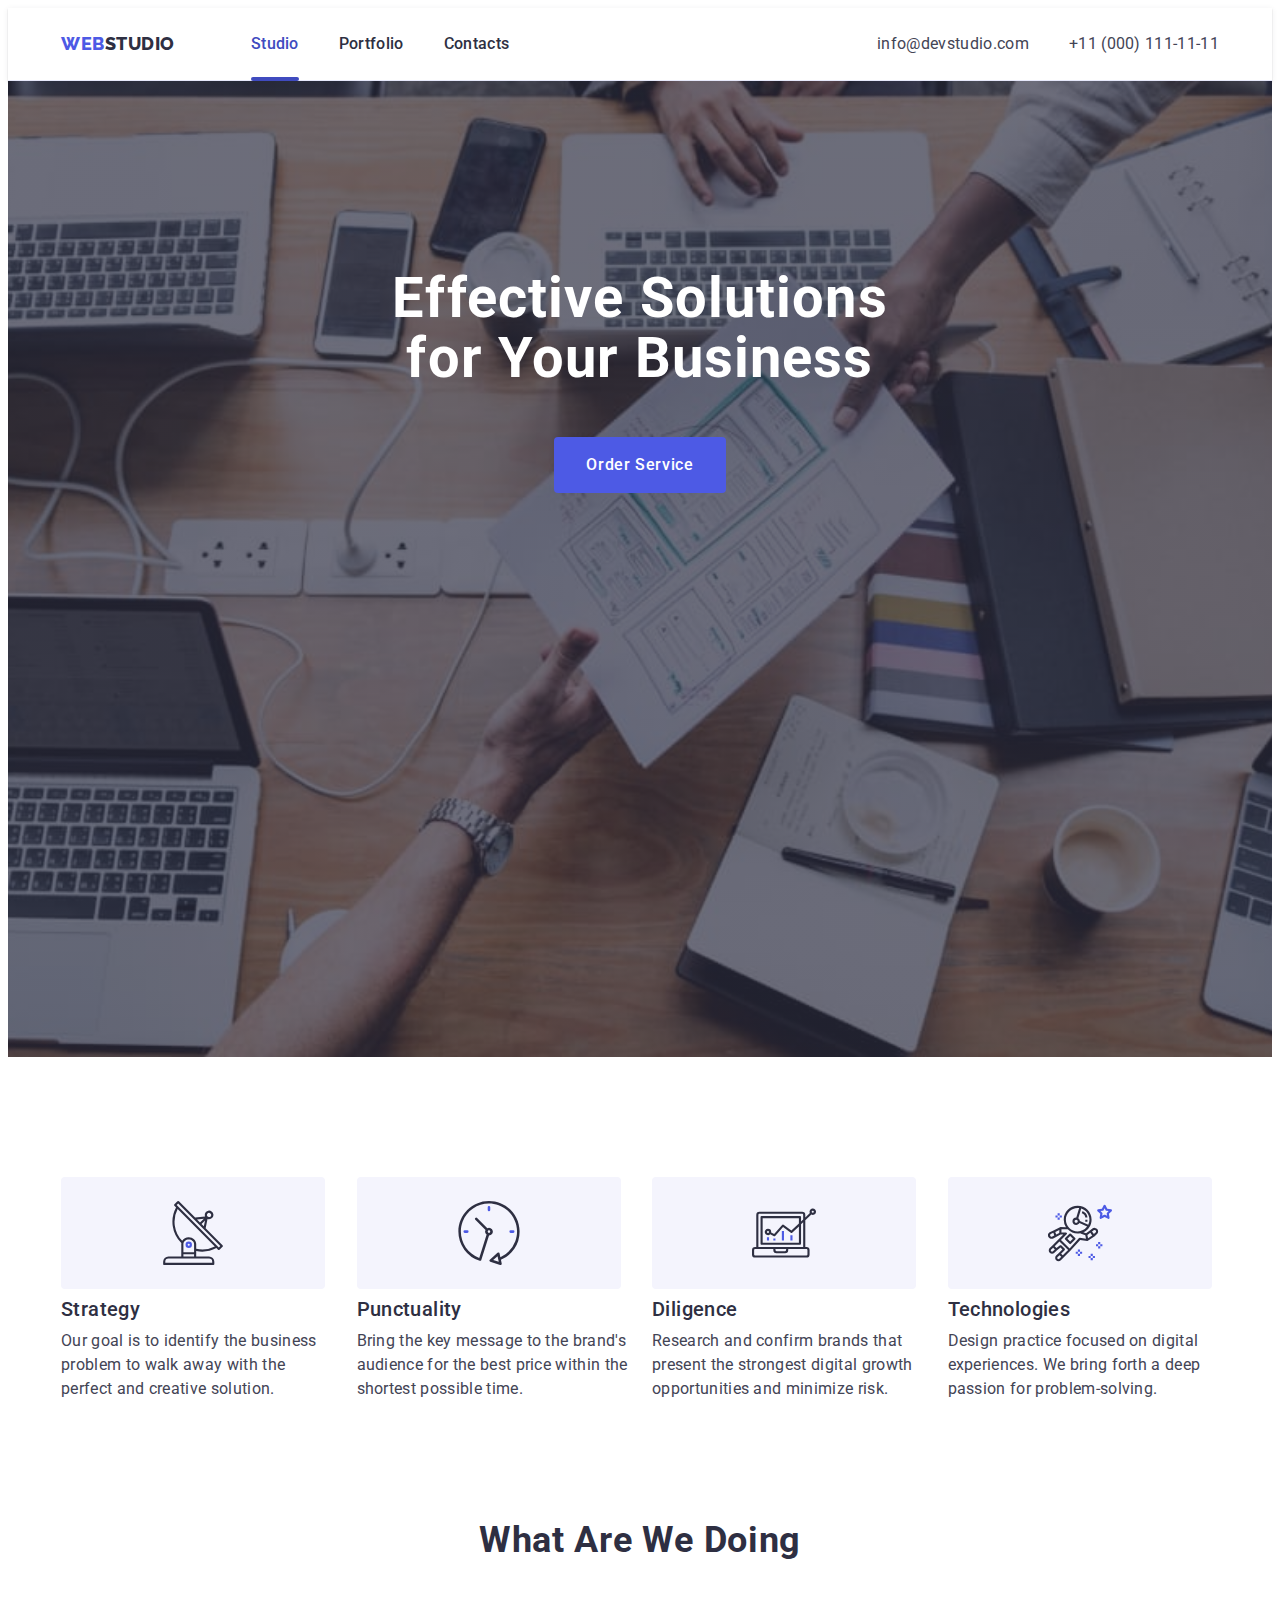
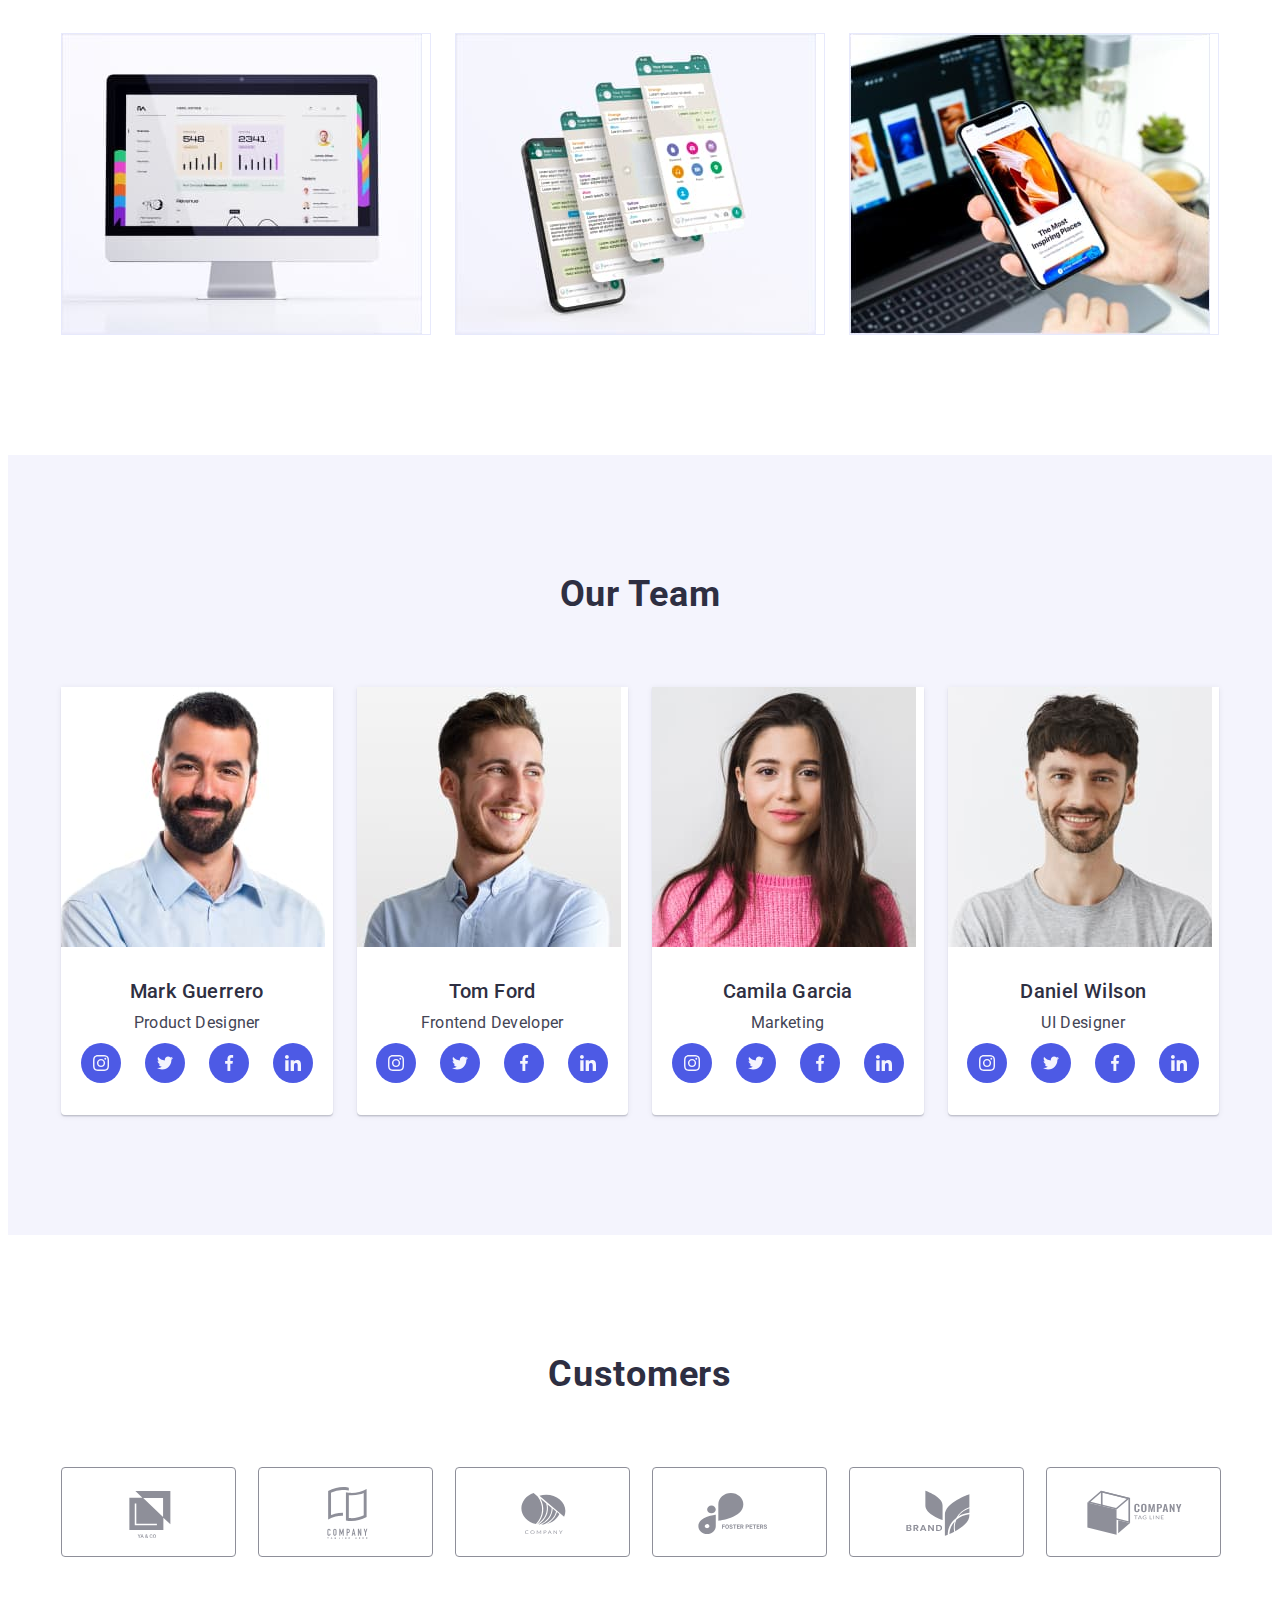
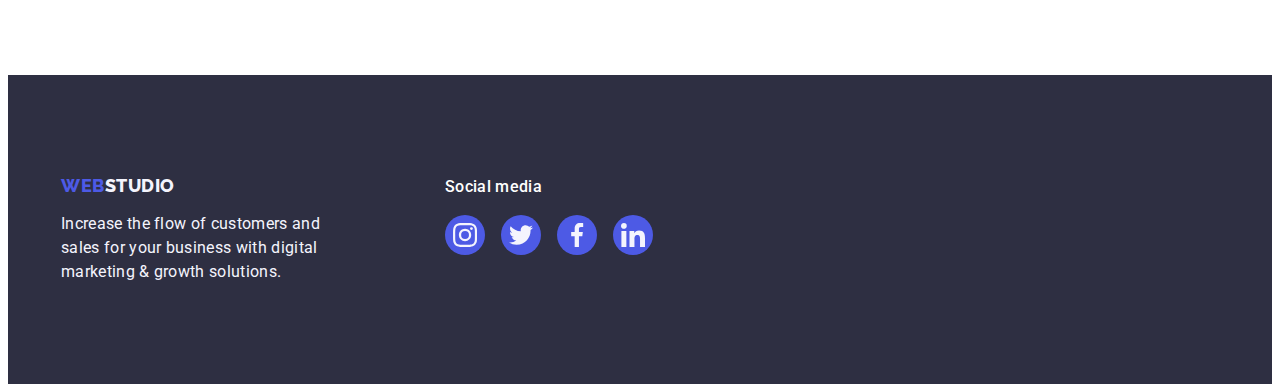
<file: index.html>
<!DOCTYPE html>
<html lang="en">
<head>
    <meta charset="UTF-8">
    <meta http-equiv="X-UA-Compatible" content="IE=edge">
    <meta name="viewport" content="width=device-width, initial-scale=1.0">
    <title>WebStudio</title>
    <link rel="preconnect" href="https://fonts.googleapis.com">
    <link rel="preconnect" href="https://fonts.gstatic.com" crossorigin>
    <link href="https://fonts.googleapis.com/css2?family=Raleway:wght@800&family=Roboto:wght@400;500;700;900&display=swap"
        rel="stylesheet">
    <link rel="stylesheet" href="https://cdnjs.cloudflare.com/ajax/libs/modern-normalize/2.0.0/modern-normalize.min.css" 
    integrity="sha512-4xo8blKMVCiXpTaLzQSLSw3KFOVPWhm/TRtuPVc4WG6kUgjH6J03IBuG7JZPkcWMxJ5huwaBpOpnwYElP/m6wg==" 
    crossorigin="anonymous" referrerpolicy="no-referrer">
    <link rel="stylesheet" href="./css/styles.css">
</head>
<body>
    <header class="header">
        <div class="container div-header">
            <nav class="header-nav">    
                <a href="./index.html" class="link logo">Web<span class="logo-part">Studio</span></a>
                <ul class="list header-menu">
               <li><a href="./index.html" class="link-nav inn link">Studio</a></li>
               <li><a href="./portfolio.html" class="link-nav  link">Portfolio</a></li>
               <li><a href="" class="link-nav link">Contacts</a></li>
            </ul>
            </nav>
            <address class="adrs">
            <ul class="list header-adrs">
            <li><a href="mailto:info@devstudio.com" class="link-adrs link">info@devstudio.com</a></li>
            <li><a href="tel:+110001111111" class="link-adrs link">+11 (000) 111-11-11</a></li>
            </ul>
            </address>
        </div>
    </header>
    <main>
        <section class="hero">
           <div class="container div-hero">
             <h1 class="hero-title">Effective Solutions for Your Business</h1>
             <button data-modal-open type="button" class="hero-btn">Order Service</button>
           </div>
        </section>
            <section class="adv">
            <div class="container adv-div">
                 <h2 hidden class="adv-title visually-hidden">our advantages</h2>
                 <ul class="adv-list list">
                     <li class="adv-item">
                        <div class="adv-div-icon"><svg class="adv-icon-svg" width="64" height="64">
                            <use href="./images/icons.svg#icon-antenna"></use></svg>
                        </div>
                         <h3 class="adv-item-title title">Strategy</h3>
                         <p class="adv-item-text text">Our goal is to identify the business problem to walk away with the perfect and creative solution.</p>
                     </li>
                     <li class="adv-item">
                        <div class="adv-div-icon"><svg class="adv-icon-svg" width="64" height="64">
                            <use href="./images/icons.svg#icon-clock"></use></svg>
                        </div>
                         <h3 class="adv-item-title title">Punctuality</h3>
                         <p class="adv-item-text text">Bring the key message to the brand's audience for the best price within the shortest possible time.</p>
                     </li>
                     <li class="adv-item">
                        <div class="adv-div-icon"><svg class="adv-icon-svg" width="64" height="64">
                            <use href="./images/icons.svg#icon-diagram"></use></svg>
                        </div>
                         <h3 class="adv-item-title title">Diligence</h3>
                         <p class="adv-item-text text">Research and confirm brands that present the strongest digital growth opportunities and minimize risk.</p>
                     </li>
                     <li class="adv-item">
                        <div class="adv-div-icon"><svg class="adv-icon-svg" width="64" height="64">
                            <use href="./images/icons.svg#icon-astronaut"></use></svg>
                        </div>
                         <h3 class="adv-item-title title">Technologies</h3>
                         <p class="adv-item-text text">Design practice focused on digital experiences. We bring forth a deep passion for problem-solving.</p>
                     </li>
                 </ul>
            </div>
        </section>
        <section class="wawd">
 <div class="container div-wawd">
               <h2 class="wawd-title">What are we doing</h2>
                <ul class="wawd-list list">
                  <li class="wawd-item"><img src="./images/monitor.jpg" alt="monitor" width="360"></li>
                  <li class="wawd-item"><img src="./images/screenshots.jpg" alt="screenshots" width="360"></li>
                  <li class="wawd-item"><img src="./images/phone.jpg" alt="phone" width="360"></li>             
                </ul>
  </div>
           </section>
           <section class="team">
            <div class="container div-team">
               <h2 class="team-title">Our Team</h2>
    <ul class="team-list list">
        <li class="team-item">
            <img class="team-item-img" src="./images/mark.jpg" alt="Mark Guerrero" width="264">
      <div class="div-team-name">
        <h3 class="team-item-title title">Mark Guerrero</h3>
         <p class="team-item-text text">Product Designer</p>        
            <ul class="team-soc-icon list">
               <li class="team-soc-item">
                <a class="team-soc-link" href="#">
                <svg class="team-icon-svg" width="16" height="16">
                    <use href="./images/icons.svg#icon-instagram"></use>
                </svg>
               </a>
            </li>
               <li class="team-soc-item">
                <a class="team-soc-link" href="#">
                <svg class="team-icon-svg" width="16" height="16">
                    <use href="./images/icons.svg#icon-twitter"></use>
                </svg>
               </a>
            </li>
               <li class="team-soc-item">
                <a class="team-soc-link" href="#">
                <svg class="team-icon-svg" width="16" height="16">
                    <use href="./images/icons.svg#icon-facebook"></use>
                </svg>
               </a>
            </li>
               <li class="team-soc-item">
                <a class="team-soc-link" href="#"> 
                <svg class="team-icon-svg" width="16" height="16">
                    <use href="./images/icons.svg#icon-linkedin"></use>
                </svg>
               </a>
            </li>
            </ul>
         </div>
    </li>
    <li class="team-item">
       <img class="team-item-img" src="./images/tom.jpg" alt="Tom Ford" width="264">
      <div class="div-team-name">
         <h3 class="team-item-title title">Tom Ford</h3>
         <p class="team-item-text text">Frontend Developer</p>
            <ul class="team-soc-icon list">
                <li class="team-soc-item">
                    <a class="team-soc-link" href="#">
                        <svg class="team-icon-svg" width="16" height="16">
                            <use href="./images/icons.svg#icon-instagram"></use>
                        </svg>
                    </a>
                </li>
                <li class="team-soc-item">
                    <a class="team-soc-link" href="#">
                        <svg class="team-icon-svg" width="16" height="16">
                            <use href="./images/icons.svg#icon-twitter"></use>
                        </svg>
                    </a>
                </li>
                <li class="team-soc-item">
                    <a class="team-soc-link" href="#">
                        <svg class="team-icon-svg" width="16" height="16">
                            <use href="./images/icons.svg#icon-facebook"></use>
                        </svg>
                    </a>
                </li>
                <li class="team-soc-item">
                    <a class="team-soc-link" href="#">
                        <svg class="team-icon-svg" width="16" height="16">
                            <use href="./images/icons.svg#icon-linkedin"></use>
                        </svg>
                    </a>
                </li>
            </ul>
        </div>
    </li>
    <li class="team-item">
       <img class="team-item-img" src="./images/camila.jpg" alt="Camila Garcia" width="264">
       <div class="div-team-name">
        <h3 class="team-item-title title">Camila Garcia</h3>
        <p class="team-item-text text">Marketing</p>
            <ul class="team-soc-icon list">
                <li class="team-soc-item">
                    <a class="team-soc-link" href="#">
                        <svg class="team-icon-svg" width="16" height="16">
                            <use href="./images/icons.svg#icon-instagram"></use>
                        </svg>
                    </a>
                </li>
                <li class="team-soc-item">
                    <a class="team-soc-link" href="#">
                        <svg class="team-icon-svg" width="16" height="16">
                            <use href="./images/icons.svg#icon-twitter"></use>
                        </svg>
                    </a>
                </li>
                <li class="team-soc-item">
                    <a class="team-soc-link" href="#">
                        <svg class="team-icon-svg" width="16" height="16">
                            <use href="./images/icons.svg#icon-facebook"></use>
                        </svg>
                    </a>
                </li>
                <li class="team-soc-item">
                    <a class="team-soc-link" href="#">
                        <svg class="team-icon-svg" width="16" height="16">
                            <use href="./images/icons.svg#icon-linkedin"></use>
                        </svg>
                    </a>
                </li>
            </ul>
        </div>
    </li>
    <li class="team-item">
       <img class="team-item-img" src="./images/daniel.jpg" alt="Daniel Wilson" width="264">
      <div class="div-team-name">
         <h3 class="team-item-title title">Daniel Wilson</h3>
         <p class="team-item-text text">UI Designer</p>
            <ul class="team-soc-icon list">
                <li class="team-soc-item">
                    <a class="team-soc-link" href="#">
                        <svg class="team-icon-svg" width="16" height="16">
                            <use href="./images/icons.svg#icon-instagram"></use>
                        </svg>
                    </a>
                </li>
                <li class="team-soc-item">
                    <a class="team-soc-link" href="#">
                        <svg class="team-icon-svg" width="16" height="16">
                            <use href="./images/icons.svg#icon-twitter"></use>
                        </svg>
                    </a>
                </li>
                <li class="team-soc-item">
                    <a class="team-soc-link" href="#">
                        <svg class="team-icon-svg" width="16" height="16">
                            <use href="./images/icons.svg#icon-facebook"></use>
                        </svg>
                    </a>
                </li>
                <li class="team-soc-item">
                    <a class="team-soc-link" href="#">
                        <svg class="team-icon-svg" width="16" height="16">
                            <use href="./images/icons.svg#icon-linkedin"></use>
                        </svg>
                    </a>
                </li>
            </ul>
          </div>
        </ul>
    </div>           
        </section>
        <section class="custom">
        <div class="container custom-div">
            <h2 class="title custom-tittle">Customers</h2> 
                <ul class="custom-icon-list list">
                    <li class="custom-icon-item">
                        <a class="custom-link" href="#">
                            <svg class="custom-icon" width="104" height="56">
                                <use href="./images/icons.svg#icon-yaco"></use></svg>
                        </a>
                    </li>
                    <li class="custom-icon-item">
                        <a class="custom-link" href="#">
                            <svg class="custom-icon" width="104" height="56">
                                <use href="./images/icons.svg#icon-union"></use></svg>
                        </a>
                    </li>
                    <li class="custom-icon-item">
                        <a class="custom-link" href="#">
                            <svg class="custom-icon" width="104" height="56">
                                <use href="./images/icons.svg#icon-company"></use></svg>
                        </a>
                    </li>
                    <li class="custom-icon-item">
                        <a class="custom-link" href="#">
                            <svg class="custom-icon" width="104" height="56">
                                <use href="./images/icons.svg#icon-foster"></use></svg>
                        </a>
                    </li>
                    <li class="custom-icon-item">
                        <a class="custom-link" href="#">
                            <svg class="custom-icon" width="104" height="56">
                                <use href="./images/icons.svg#icon-brand"></use></svg>
                        </a>
                    </li>
                    <li class="custom-icon-item">
                        <a class="custom-link" href="#">
                            <svg class="custom-icon" width="104" height="56">
                                <use href="./images/icons.svg#icon-tagline"></use></svg>
                        </a>
                    </li>
                </ul>
             </div>
           

        </section>
    </main>
    <footer class="footer">
        <div class="container div-foot">
         <div class="div-foot-content">   
                 <a href="./index.html" class="link logo foot">Web<span class="foot-logo-part">Studio</span></a>
                 <p class="footer-text text">Increase the flow of customers and sales for your business with digital marketing & growth solutions.</p>
            </div>
            <div class="div-foot-soc">
            <p class="foot-tittle text">Social media</p>
<ul class="foot-soc-icon list">
    <li class="foot-soc-item">
        <a class="foot-soc-link" href="#">
            <svg class="foot-icon-svg" width="24" height="24">
                <use href="./images/icons.svg#icon-instagram"></use>
            </svg>
        </a>
    </li>
    <li class="foot-soc-item">
        <a class="foot-soc-link" href="#">
            <svg class="foot-icon-svg" width="24" height="24">
                <use href="./images/icons.svg#icon-twitter"></use>
            </svg>
        </a>
    </li>
    <li class="foot-soc-item">
        <a class="foot-soc-link" href="#">
            <svg class="foot-icon-svg" width="24" height="24">
                <use href="./images/icons.svg#icon-facebook"></use>
            </svg>
        </a>
    </li>
    <li class="foot-soc-item">
        <a class="foot-soc-link" href="#">
            <svg class="foot-icon-svg" width="24" height="24">
                <use href="./images/icons.svg#icon-linkedin"></use>
            </svg>
        </a>
    </li>
</ul>          
            </div>
        </div>
            </footer>
            <div class="backdrop is-hidden" data-modal>
                <div class="modal"> 
                <button type="button" class="modal-btn-close" data-modal-close><svg class="close-svg" width="8" height="8">
                    <use href="./images/icons.svg#icon-close"></use></svg></button>
                </div>
            </div> 
            <script src="./js/modal.js"></script>
    </body>
</html>
</file>
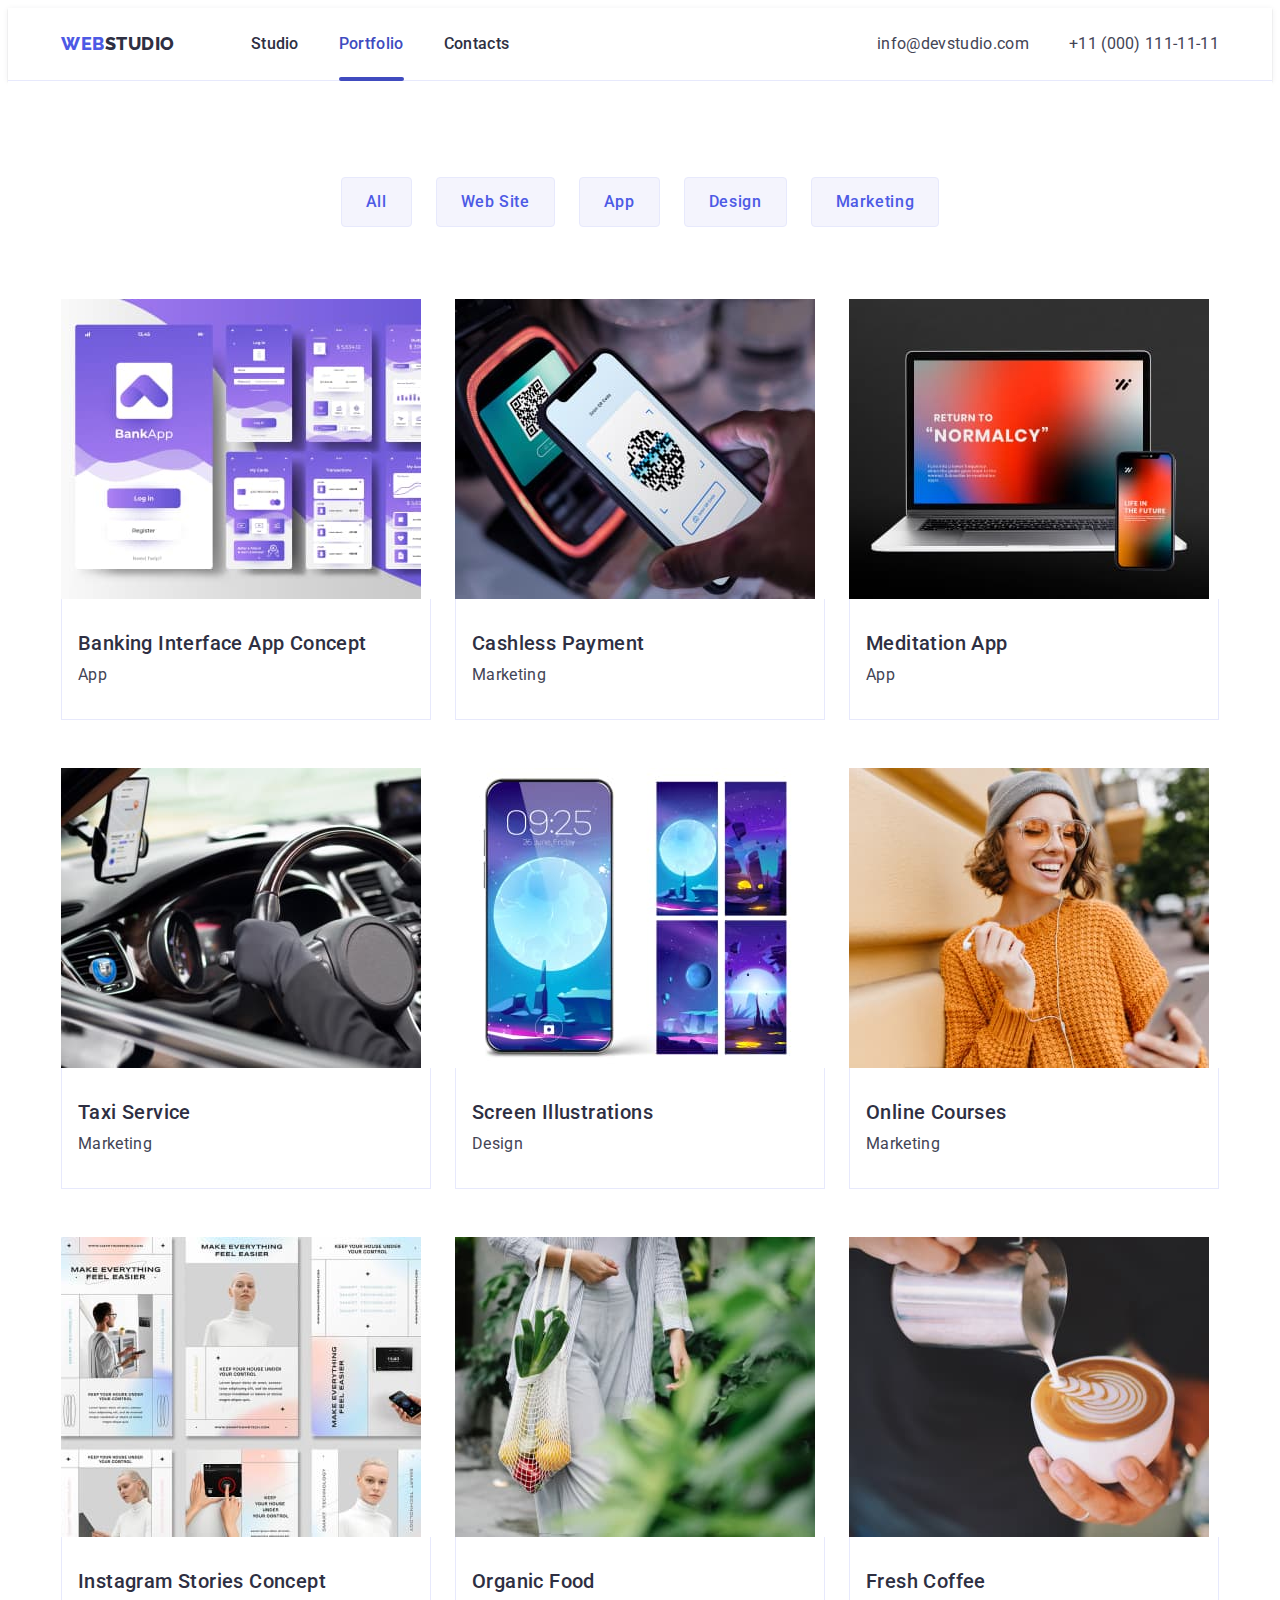
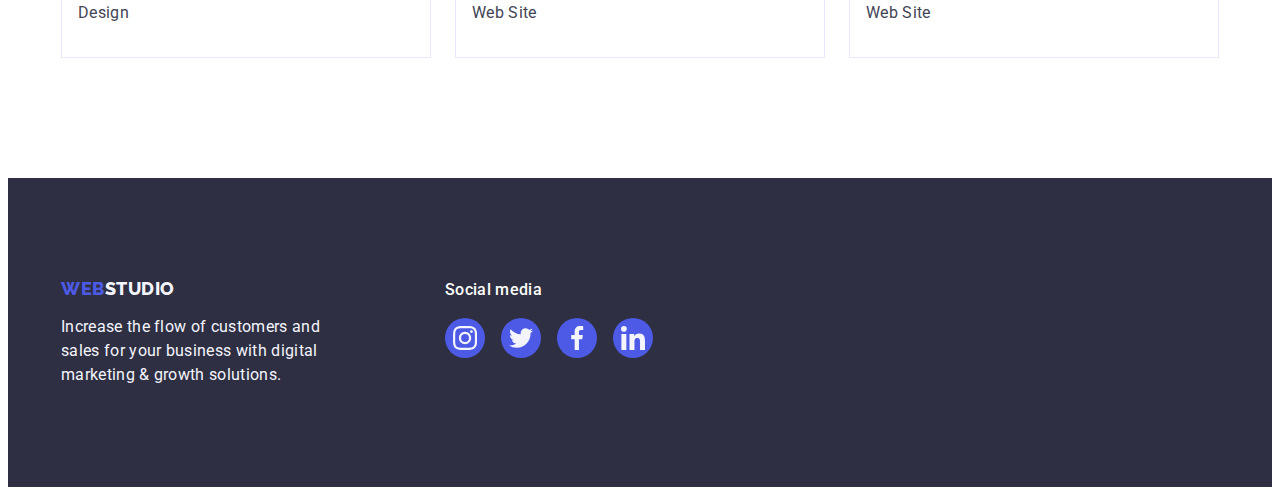
<file: portfolio.html>
<!DOCTYPE html>
<html lang="en">

<head>
    <meta charset="UTF-8">
    <meta http-equiv="X-UA-Compatible" content="IE=edge">
    <meta name="viewport" content="width=device-width, initial-scale=1.0">
    <title>WebStudio</title>
    <link rel="preconnect" href="https://fonts.googleapis.com">
    <link rel="preconnect" href="https://fonts.gstatic.com" crossorigin>
    <link
        href="https://fonts.googleapis.com/css2?family=Raleway:wght@800&family=Roboto:wght@400;500;700;900&display=swap"
        rel="stylesheet">
    <link rel="stylesheet" href="https://cdnjs.cloudflare.com/ajax/libs/modern-normalize/2.0.0/modern-normalize.min.css"
            integrity="sha512-4xo8blKMVCiXpTaLzQSLSw3KFOVPWhm/TRtuPVc4WG6kUgjH6J03IBuG7JZPkcWMxJ5huwaBpOpnwYElP/m6wg=="
            crossorigin="anonymous" referrerpolicy="no-referrer">
    <link rel="stylesheet" href="./css/styles.css">
</head>

<body>
    <header class="header">
        <div class="container div-header">
            <nav class="header-nav">
                <a href="./index.html" class="link logo">Web<span class="logo-part">Studio</span></a>
                <ul class="list header-menu">
                    <li><a href="./index.html" class="link-nav  link">Studio</a></li>
                    <li><a href="./portfolio.html" class="link-nav inn link">Portfolio</a></li>
                    <li><a href="" class="link-nav link">Contacts</a></li>
                </ul>
            </nav>
            <address class="adrs">
                <ul class="list header-adrs">
                    <li><a href="mailto:info@devstudio.com" class="link-adrs link">info@devstudio.com</a></li>
                    <li><a href="tel:+110001111111" class="link-adrs link">+11 (000) 111-11-11</a></li>
                </ul>
            </address>
        </div>
    </header>
    <main>
        <section class="filter">
          <div class="container div-filter">
              <h1 hidden class="filter-title visually-hidden">Filter</h1>
              <ul class="filter-list list">
            <li class="filter-list-item"><button type="button" class="filter-item-btn">All</button></li>
            <li class="filter-list-item"><button type="button" class="filter-item-btn">Web Site</button></li>        
            <li class="filter-list-item"><button type="button" class="filter-item-btn">App</button></li>
            <li class="filter-list-item"><button type="button" class="filter-item-btn">Design</button></li>
            <li class="filter-list-item"><button type="button" class="filter-item-btn">Marketing</button></li>
             </ul>
               <ul class="filter-card-list list">
            <li class="card-item">
                <a href="" class="card-item-link link">
                    <div class="card-div-over">                   
               <img src="./images/bankap.jpg" alt="Banking App" width="360" class="card-item-img">
                <p class="card-over-text text">
                14 Stylish and User-Friendly App Design Concepts · Task Manager App · Calorie Tracker App · Exotic Fruit Ecommerce
                App ·
                Cloud Storage App
                </p>
            </div> 
               <div class="card-bottom">
                  <h2 class="card-item-title title">Banking Interface App Concept</h2>
                  <p class="card-item-text text">App</p>
              </div>
                </a>
            </li>
            <li class="card-item">
                <a href="" class="card-item-link link">
               <div class="card-div-over">
                 <img src="./images/cashpay.jpg" alt="Cashless Payment" width="360" class="card-item-img">
                 <p class="card-over-text text">
                    14 Stylish and User-Friendly App Design Concepts · Task Manager App · Calorie Tracker App · Exotic Fruit Ecommerce App · Cloud Storage App
                 </p>
               </div>
               <div class="card-bottom">
                 <h2 class="card-item-title title">Cashless Payment</h2>
                 <p class="card-item-text text">Marketing</p>
               </div>
                </a>
            </li>
            <li class="card-item">
                <a href="" class="card-item-link link">
              <div class="card-div-over">
                  <img src="./images/mediap.jpg" alt="Meditation App" width="360" class="card-item-img">
                  <p class="card-over-text text">
                    14 Stylish and User-Friendly App Design Concepts · Task Manager App · Calorie Tracker App · Exotic Fruit Ecommerce App · Cloud Storage App
                  </p>
              </div>
               <div class="card-bottom">
                 <h2 class="card-item-title title">Meditation App</h2>
                 <p class="card-item-text text">App</p>
               </div>
                </a>
            </li>
            <li class="card-item">
                <a href="" class="card-item-link link">
               <div class="card-div-over">
                 <img src="./images/taxis.jpg" alt="Taxi Service" width="360" class="card-item-img">
                 <p class="card-over-text text">
                    14 Stylish and User-Friendly App Design Concepts · Task Manager App · Calorie Tracker App · Exotic Fruit Ecommerce App · Cloud Storage App
                 </p>
               </div>
              <div class="card-bottom">
                  <h2 class="card-item-title title">Taxi Service</h2>
                  <p class="card-item-text text">Marketing</p>
              </div>
                </a>
            </li>
            <li class="card-item">
                <a href="" class="card-item-link link">
               <div class="card-div-over">
                 <img src="./images/screen.jpg" alt="Screen Illustrations" width="360" class="card-item-img">
                 <p class="card-over-text text">
                    14 Stylish and User-Friendly App Design Concepts · Task Manager App · Calorie Tracker App · Exotic Fruit Ecommerce App · Cloud Storage App
                 </p>
               </div>
               <div class="card-bottom">
                 <h2 class="card-item-title title">Screen Illustrations</h2>
                 <p class="card-item-text text">Design</p>
               </div>
                </a>
            </li>
            <li class="card-item">
                <a href="" class="card-item-link link">
               <div class="card-div-over">
                 <img src="./images/onlinec.jpg" alt="Girl with phone" width="360" class="card-item-img">
                 <p class="card-over-text text">
                    14 Stylish and User-Friendly App Design Concepts · Task Manager App · Calorie Tracker App · Exotic Fruit Ecommerce App · Cloud Storage App
                 </p>
               </div>
               <div class="card-bottom">
                 <h2 class="card-item-title title">Online Courses</h2>
                 <p class="card-item-text text">Marketing</p>
               </div>
                </a>
            </li>
            <li class="card-item">
                <a href="" class="card-item-link link">
               <div class="card-div-over">
                 <img src="./images/instor.jpg" alt="Instagram Stories" width="360" class="card-item-img">
                 <p class="card-over-text text">
                    14 Stylish and User-Friendly App Design Concepts · Task Manager App · Calorie Tracker App · Exotic Fruit Ecommerce App · Cloud Storage App
                 </p>
               </div>
               <div class="card-bottom">
                 <h2 class="card-item-title title">Instagram Stories Concept</h2>
                 <p class="card-item-text text">Design</p>
               </div>
                </a>
            </li>
            <li class="card-item">
                <a href="" class="card-item-link link">
                <div class="card-div-over">
                    <img src="./images/organf.jpg" alt="Organic Food" width="360" class="card-item-img">
                    <p class="card-over-text text">
                        14 Stylish and User-Friendly App Design Concepts · Task Manager App · Calorie Tracker App · Exotic Fruit Ecommerce App · Cloud Storage App
                    </p>
                </div>
              <div class="card-bottom">
                  <h2 class="card-item-title title">Organic Food</h2>
                  <p class="card-item-text text">Web Site</p>
              </div>
                </a>
            </li>
            <li class="card-item">
                <a href="" class="card-item-link link">
               <div class="card-div-over">
                 <img src="./images/fcoffee.jpg" alt="Cup with coffee" width="360" class="card-item-img">
                 <p class="card-over-text text">
                    14 Stylish and User-Friendly App Design Concepts · Task Manager App · Calorie Tracker App · Exotic Fruit Ecommerce App · Cloud Storage App
                 </p>
               </div>
               <div class="card-bottom">
                 <h2 class="card-item-title title">Fresh Coffee</h2>
                 <p class="card-item-text text">Web Site</p>
               </div>
                </a>
            </li>
            </ul>          
        </div>
        </section>
  </main>
<footer class="footer">
    <div class="container div-foot">
        <div class="div-foot-content">
            <a href="./index.html" class="link logo foot">Web<span class="foot-logo-part">Studio</span></a>
            <p class="footer-text text">Increase the flow of customers and sales for your business with digital
                marketing & growth solutions.</p>
        </div>
        <div class="div-foot-soc">
            <p class="foot-tittle text">Social media</p>
            <ul class="foot-soc-icon list">
                <li class="foot-soc-item">
                    <a class="foot-soc-link" href="#">
                        <svg class="foot-icon-svg" width="24" height="24">
                            <use href="./images/icons.svg#icon-instagram"></use>
                        </svg>
                    </a>
                </li>
                <li class="foot-soc-item">
                    <a class="foot-soc-link" href="#">
                        <svg class="foot-icon-svg" width="24" height="24">
                            <use href="./images/icons.svg#icon-twitter"></use>
                        </svg>
                    </a>
                </li>
                <li class="foot-soc-item">
                    <a class="foot-soc-link" href="#">
                        <svg class="foot-icon-svg" width="24" height="24">
                            <use href="./images/icons.svg#icon-facebook"></use>
                        </svg>
                    </a>
                </li>
                <li class="foot-soc-item">
                    <a class="foot-soc-link" href="#">
                        <svg class="foot-icon-svg" width="24" height="24">
                            <use href="./images/icons.svg#icon-linkedin"></use>
                        </svg>
                    </a>
                </li>
            </ul>
        </div>
    </div>
</footer>
    </html>
</file>
<file: css/styles.css>
:root {
    --active-color: #404BBF;
    --title-color: #2E2F42;
    --simple-color: #4D5AE5;
    --text-color: #434455;
    --whitty-color: #FFFFFF;
    --darwhit-color: #F4F4FD;
    --gray-color: #8e8f99;
    --trans: 250ms cubic-bezier(0.4, 0, 0.2, 1);
    }
body 
{
    font-family: 'Roboto', sans-serif;
    color: var(--text-color);
    background-color: var(--whitty-color);
}
.link {
        text-decoration: none;
    }
p, h1,h2,h3 {
        margin-top: 0;
        margin-bottom: 0;
    }
ul {
    list-style-type: none;
    margin-top: 0;
    margin-bottom: 0;
    padding-left: 0;
   }
   .container {
    width: 100%;
    max-width: 1158px;
    margin: 0 auto;
    padding-left: 15px;
    padding-right: 15px;
    /* outline: 2px solid yellow; */
   }
.visually-hidden {
    position: absolute;
    width: 1px;
    height: 1px;
    margin: -1px;
    border: 0;
    padding: 0;
    white-space: nowrap;
    clip-path: inset(100%);
    clip: rect(0 0 0 0);
    overflow: hidden;
}
img {
    display: block;
    max-width: 100%;
}
.list {
    text-decoration: none;
    }
.title {
    font-weight: 500;
    font-size: 20px;
    line-height: 1.2;
    text-align: center;
    letter-spacing: 0.02em;
    color: var(--title-color);
    }
.text {
    font-size: 16px;
    line-height: 1.5;
    letter-spacing: 0.02em;
    color: var(--text-color);
         }
/*!------------------ HEADER ---------------------------*/
.header {
    background-color: var(--whitty-color);
    border-bottom: 1px solid #e7e9fc;
    box-shadow: 0px 2px 1px rgba(46, 47, 66, 0.08),
        0px 1px 1px rgba(46, 47, 66, 0.16),
        0px 1px 6px rgba(46, 47, 66, 0.08);
}


.inn::after {
    display: block;
    position: absolute;
    content: '';
    width: 100%;
    height: 4px;
    border-radius: 2px;
    bottom: -1px;
    left: 0;
    background-color: var(--active-color);
}




.header-menu {
    display: flex;
    gap: 40px;
    
}
.header-adrs {
    display: flex;
    gap: 40px;
    }
.div-header {
display: flex;
}
.header-nav {
    display: flex;
    align-items: center;
}
.logo {
    font-family: 'Raleway',sans-serif;
    font-weight: 800;
    font-size: 18px;
    line-height: 1.17;
    letter-spacing: 0.03em;
    text-transform: uppercase;
    color: var(--simple-color);
    margin-right: 76px;
}

.logo-part {
color: var(--title-color);
}
.link-nav {
    font-weight: 500;
    line-height: 1.50;
    letter-spacing: 0.02em;
    color: var(--title-color);
    display: inline-block;
    padding-top: 24px;
    padding-bottom: 24px;
    transition: color var(--trans);
}
.inn {
    color: var(--active-color);
    position: relative;}

.link-nav:active,
.link-nav:hover,
.link-nav:focus {
     color: var(--active-color);
}
.adrs {
    font-style: normal;
    margin-left: auto;
    }

.link-adrs {
    font-style: normal;
    line-height: 1.5;
    letter-spacing: 0.02em;
    color: var(--text-color);
    display: inline-block;
    padding-top: 24px;
    padding-bottom: 24px;
    transition: color var(--trans);

}
.link-adrs:active,
.link-adrs:hover,
.link-adrs:focus {
    color: var(--active-color);
}

/*!------------------ HERO ---------------------------*/
.hero {
    background-color: var(--title-color);
    padding-top: 188px;
    padding-bottom: 188px;
    background-image: linear-gradient(rgba(46, 47, 66, 0.7),rgba(46, 47, 66, 0.7)),url(../images/hero-bg.jpg);
    background-repeat: no-repeat;
    background-position: center;
    background-size: cover;
    max-width: 1440px;
    height: 600px;
    margin: 0 auto;



}
.div-hero {
    
}
.hero-title {
    font-weight: 700;
    font-size: 56px;
    line-height: 1.07;
    text-align: center;
    letter-spacing: 0.02em;
    Color: var(--whitty-color);
    margin-right :auto;
    margin-left: auto;
    margin-bottom: 48px;
    max-width: 496px;   
}

.hero-btn {
    font-family: inherit;
    font-weight: 500;
    font-size: 16px;
    line-height: 1.5;
    letter-spacing: 0.04em;
    cursor: pointer;
    color: var(--whitty-color);
    background-color: var(--simple-color);
    margin-right: auto;
    margin-left: auto;
    display: block;
    padding: 16px 32px;
    margin: 0 auto;
    border-radius: 4px;
    min-width: 169px;
    height: 56px;
    border: none;
    transition: background-color var(--trans);
    
}   
.hero-btn:focus,
.hero-btn:hover {
    background-color: var(--active-color);
}

/*!------------------our advantages---------------------  */
.adv {
    background-color: var(--whitty-color);
    padding-top: 120px;
    padding-bottom: 120px;
}
.adv-div {
    
    
    
}
.adv-title {
    
}

.adv-div-icon {
display: flex;
justify-content: center;
align-items: center;
width: 264px;
height: 112px;
background-color: var(--darwhit-color);
border-radius: 4px;
margin-bottom: 8px;
}
.adv-icon-svg {

}
.adv-list {
    display: flex;
     gap: 24px;
}

.adv-item {
  width: calc((100% - 3*24px) / 4);
}

.adv-item-title {
    text-align: left;
    margin-bottom: 8px;
}


.adv-item-text {


}

/*!------------------What are we doing---------------------  */
.wawd {
    padding-bottom: 120px;
    background-color: var(--whitty-color);
}

.wawd-title {
    font-weight: 700;
    font-size: 36px;
    line-height: 1.11;
    text-align: center;
    letter-spacing: 0.02em;
    text-transform: capitalize;
    color: var(--title-color);
    margin-bottom: 72px;
}

.wawd-list {
    display: flex;
    gap: 24px;
    
}

.wawd-item {
    width: calc((100% - 2*24px) / 3);
    border: 1px solid #E7E9FC;
}

/*!------------------Our Team-------------------------------  */
 .team {
    background-color: var(--darwhit-color);
    padding-bottom: 120px;
    padding-top: 120px;
 }

 .team-title {
    font-weight: 700;
    font-size: 36px;
    line-height: 1.11;
    text-align: center;
    letter-spacing: 0.02em;
    text-transform: capitalize;
    color: #2E2F42;
    margin-bottom: 72px;
    
 }

 .team-list {
    display: flex;
    gap: 24px;

 }

 .team-item {
    width: calc((100% - 72px) / 4);
    background-color: #FFFFFF;
    border-radius: 0px 0px 4px 4px;
    box-shadow: 0px 1px 6px rgba(46, 47, 66, 0.08), 0px 1px 1px rgba(46, 47, 66, 0.16), 0px 2px 1px rgba(46, 47, 66, 0.08);
    
 }

 .team-item-img {}

 .team-item-title {
    margin-bottom: 8px;
 }
 .team-soc-icon 
 {
    display: flex;
    gap: 24px;
    justify-content: center;
    margin-top: 8px;
    
 }
 .team-soc {}
   
 .team-icon-svg {
    fill: var(--darwhit-color);
 }
 
 .team-soc-item {
    width: 40px;
    height: 40px;
 }
 .team-soc-link {
    width: 100%;
    height: 100%;
    border-radius: 50%;
    display: flex;
    justify-content: center;
    align-items: center;
    border-radius: 50%;
    background-color: var(--simple-color);
    transition: background-color var(--trans)
 }

 .team-soc-link:hover,
 .team-soc-link:focus {
    background-color: var(--active-color);
 }
 .team-item-text {
    text-align: center;
    }

.div-team-name {
    padding: 32px 0;
 }


 /*!------------------FOOTER-------------------------------  */

 .footer {
    background-color: #2E2F42;
    padding-top: 100px;
    padding-bottom: 100px;
    }
.div-foot-content {

}
.div-foot-soc {
    
}
.foot-tittle {
    color: var(--whitty-color);
    font-weight: 500;
    margin-bottom: 16px;

}

.foot-soc-link {
    width: 100%;
    height: 100%;
    border-radius: 50%;
    display: flex;
    justify-content: center;
    align-items: center;
    border-radius: 50%;
    background-color: var(--simple-color);
    transition: background-color 250ms cubic-bezier(0.4, 0, 0.2, 1);
}

.foot-soc-item {
    width: 40px;
    height: 40px;
}
.foot-soc-link {
    width: 100%;
    height: 100%;
}
.foot-soc-link:hover,
.foot-soc-link:focus {
    background-color: #31d0aa;
}
.div-foot {
    display: flex;
    align-items: baseline;
}
.foot-soc-icon {
    display: flex;
    gap: 16px;
    }
.div-foot-icon {
    }
.div-foot-soc {
    }
    .div-foot-content {
        margin-right: 120px;
    }
    .foot-icon-svg {
        fill: var(--darwhit-color);
    }
.foot {
    display: inline-block;
    margin-bottom: 16px;
}
.footer-text {
    color: var(--darwhit-color);
     max-width: 264px;
}
.foot-logo-part {
      color: var(--darwhit-color);
    }
/*!------------------CUSTOMERS-------------------------------  */
.custom {
    padding-top: 120px;
    padding-bottom: 120px;
    
}
.custom-tittle {
    font-weight: 700;
    font-size: 36px;
    line-height: 1.11;
    text-transform: capitalize;
    margin-bottom: 72px;
}
.custom-icon-list {
    display: flex;
    justify-content: center;
    align-items: center;
    gap: 24px;
}
.custom-link {
    display: flex;
    justify-content: center;
    align-items: center;
    border: 1px solid #8E8F99;
    color: var(--gray-color);
    border-radius: 4px;
    width: 100%;
    height: 100%;
    transition: border-color var(--trans),
    color var(--trans);
    }

.custom-div {
    
}
.custom-icon-item {
    width: calc((100% - 120px) / 6);
    height: 88px;
}

.custom-icon {
    fill: currentColor;
    transition: fill var(--trans);
}
.custom-link:hover,
.custom-link:focus {
    color: var(--active-color);
    border-color: var(--active-color);
}
.custom-link:hover .custom-icon,
.custom-link:hover .custom-icon {
    fill: var(--active-color);
}



/*!------------------FILTER-------------------------------  */
.filter {
    padding-top: 96px;
    padding-bottom: 120px;
    background-color: var(--whitty-color);
}
        
.filter-title {}
        
.filter-list {
    
    display: flex;
    justify-content: center;
    gap: 24px;
    margin-bottom: 72px;
    align-items: flex-start;
    
}
        
.filter-list-item {
    
    
   
}
  .div-filter {
   
   background-color: var(--whitty-color);
  
  }
    
.filter-item-btn {
    font-family: inherit;
    font-style: normal;
    font-weight: 500;
    font-size: 16px;
    line-height: 1.5;
    letter-spacing: 0.04em;
    color: var(--simple-color);
    background: #F4F4FD;
    cursor: pointer;
    padding: 12px 24px;
    border: 1px solid #E7E9FC;
    border-radius: 4px;
    transition: color var(--trans),background-color var(--trans),
    border-color var(--trans),box-shadow var(--trans);
    
}

.filter-item-btn:hover,
.filter-item-btn:focus,
.filter-item-btn:active {
    color: var(--whitty-color);
    background: var(--active-color);
    border: 1px solid transparent;
    box-shadow: 0px 3px 1px rgba(0, 0, 0, 0.1), 0px 2px 1px rgba(0, 0, 0, 0.08), 0px 2px 2px rgba(0, 0, 0, 0.12);
}
.filter-card-list {
    display: flex;
    flex-wrap: wrap;
    gap: 48px 24px;
}

.card-item-link:hover,
.card-item-link:focus { 
    box-shadow: 0px 1px 6px rgba(46, 47, 66, 0.08), 0px 1px 1px rgba(46, 47, 66, 0.16), 0px 2px 1px rgba(46, 47, 66, 0.08);
}

.card-item {
    width: calc((100% - 2*24px)/3);
    transition: color var(--trans),background-color var(--trans),
    border-color var(--trans),
    box-shadow var(--trans);
   }

.card-over-text {
    color: var(--darwhit-color);
    font-weight: 400;
    position: absolute;
    top: 0;
    background-color: #4D5AE5;
    width: 100%;
    height: 100%;
    padding: 40px 32px ;
    transform: translateY(100%);
    transition: transform var(--trans);
    
    }
.card-div-over {
    position: relative;
    overflow: hidden;
    }
.card-item-link:hover .card-over-text,
.card-item-link:focus .card-over-text {
    transform: translateY(0%)
}
    .card-item-link {
        display: block;
        transition: box-shadow var(--trans);
    }



.card-bottom {
    padding: 32px 16px;
    border: 1px solid #e7e9fc;
    border-top: none;

}
.card-item-img {}

.card-item-title {
text-align:left ;
margin-bottom: 8px;
    
}

.card-item-text {}

/*!------------------OTHERS-------------------------------  */

.backdrop {
    position: fixed;
    top: 0;
    width: 100%;
    height: 100%;
    background-color: rgba(46, 47, 66, 0.4);
    transition: opacity var(--trans), visibility var(--trans);
}
.modal {
    position: absolute;
    top: 50%;
    left: 50%;
    transform: translate(-50%,-50%) scale(1);
    width: 408px;
    min-height: 584px;
    background-color: #FCFCFC;
    box-shadow: 0px 1px 1px rgba(0, 0, 0, 0.14), 0px 1px 3px rgba(0, 0, 0, 0.12), 0px 2px 1px rgba(0, 0, 0, 0.2);
    border-radius: 4px;
    transition: transform var(--trans);
}
.modal-btn-close {
    position: absolute;
    right: 24px;
    top: 24px;
    width: 24px;
    height: 24px;
    cursor: pointer;
    background-color: #e7e9fc;  
    border: 1px solid rgba(0, 0, 0, 0.1);
    border-radius: 50%;
    padding: 0;
    display: flex;
    justify-content: center;
    align-items: center;
    transition: background-color var(--trans), border var(--trans);

}
.is-hidden {
    visibility: hidden;
    opacity: 0;
    pointer-events: none;
}
.backdrop.is-hidden .modal {
    transform: translate(-50%, -50%) scale(0)
}
.close-svg {
    fill: var(--title-color);
    transition: fill var(--trans);
}
.modal-btn-close:focus,
.modal-btn-close:hover {
background-color: #404bbf;
border: none;
}
.modal-btn-close:focus .close-svg,
.modal-btn-close:hover .close-svg {
    fill: var(--whitty-color);
}
</file>
